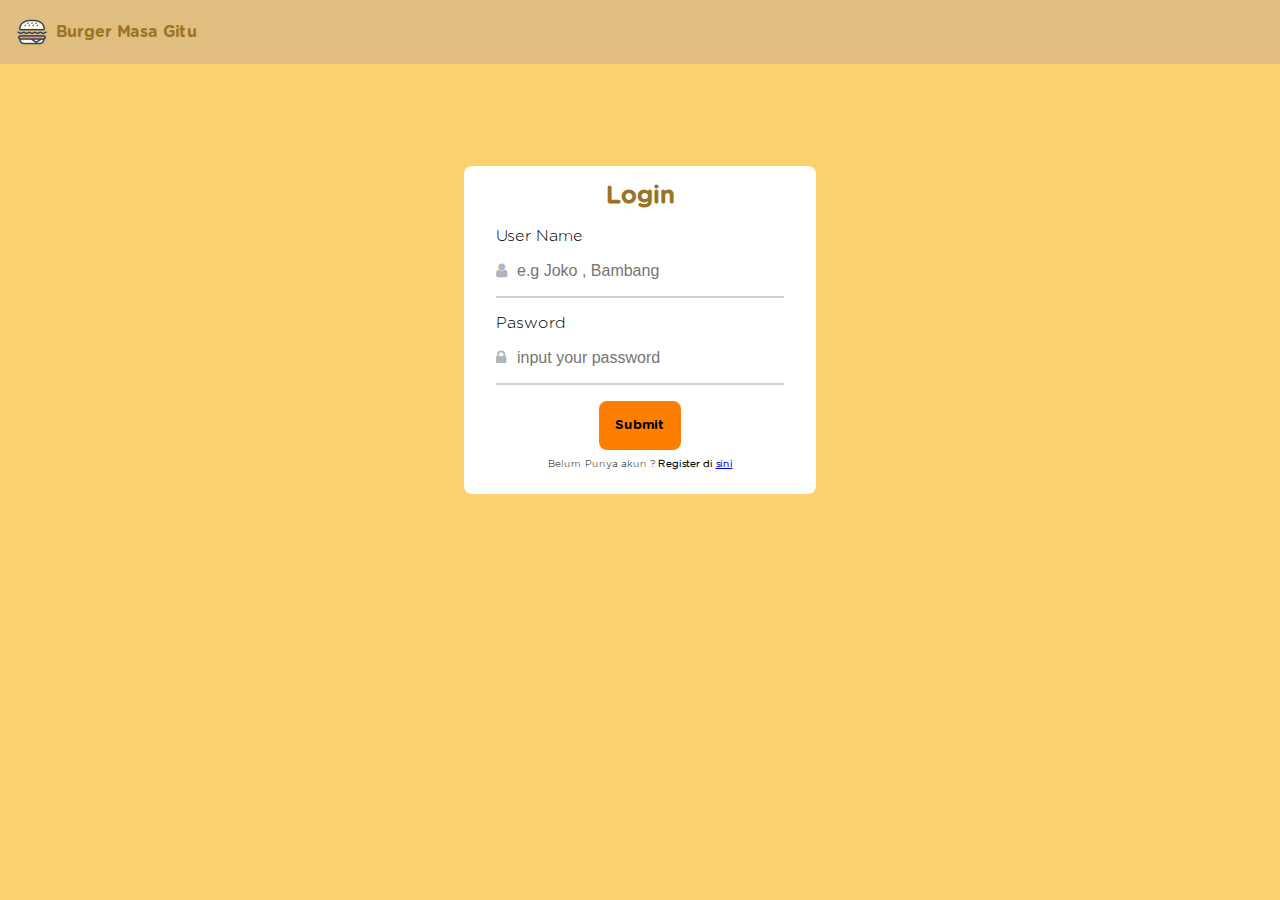
<file: index.html>
<!DOCTYPE html>
<html lang="en" class="animated fadeIn delay-0.5s">

<head>
    <meta charset="UTF-8">
    <meta name="viewport" content="width=device-width, initial-scale=1.0">
    <title>Document</title>
    <link rel="stylesheet" href="css/login.css">
    <link rel="stylesheet" href="css/animate.css">
    <link rel="stylesheet" href="css/font-awesome-4.7.0/css/font-awesome.min.css">
</head>

<body>
    <div class="header">
        <div class="header-wrap">
            <img src="image/burger.png" alt="">
            <p>Burger Masa Gitu</p>
        </div>
    </div>

    <div class="login animated jackInTheBox delay-1s">
        <div class="login-box">
            <div class="login-title">
                <h2>Login </h2>
            </div>
            <div class="login-error" id="error"></div>
            <div class="login-content">
                <div class="login-input">
                    <p>User Name</p>
                    <i class="fa fa-user"></i>
                    <input type="text" placeholder="e.g Joko , Bambang" value="" id="username">
                </div>

                <div class="login-input">
                    <p>Pasword</p>
                    <i class="fa fa-lock"></i>
                    <input type="password" placeholder="input your password" value="" id="password">
                </div>

                <div class="btn" id="btn">
                    <input type="button" value="Submit">
                </div>

                <div class="register">
                    <p>Belum Punya akun ? <b>Register di <a href="/register.html">sini</a></b> </p>
                </div>
            </div>
        </div>
    </div>
</body>
<script src="js/login.js"></script>

</html>
</file>
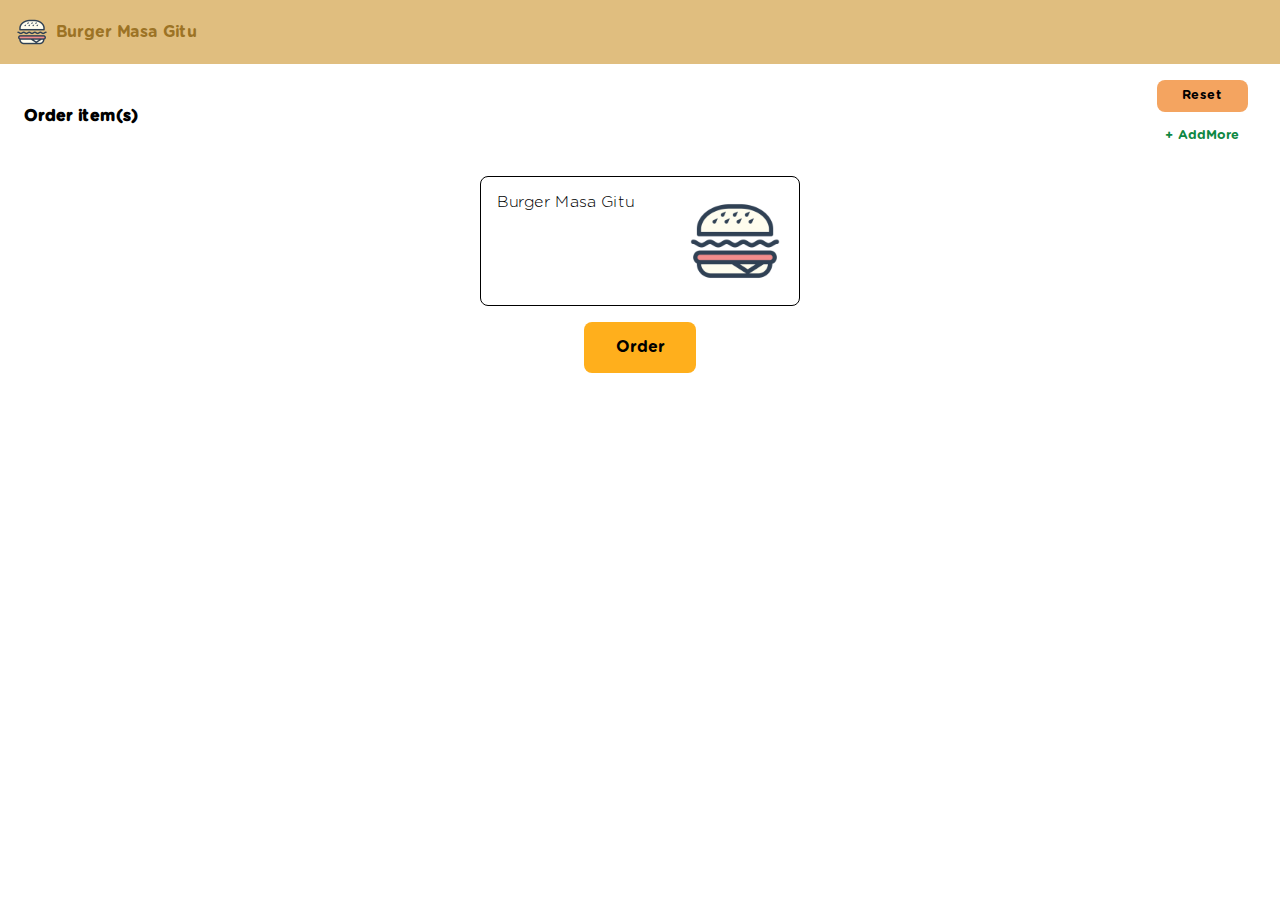
<file: home.html>
<!DOCTYPE html>
<html lang="en" class="animated fadeIn delay-1s">

<head>
    <meta charset="UTF-8">
    <meta name="viewport" content="width=device-width, initial-scale=1.0">
    <title>Document</title>
    <link rel="stylesheet" href="css/style.css">
    <link rel="stylesheet" href="css/animate.css">
</head>

<body>
    <div class="Burger-pop">
        <div class="header">
            <div class="header-wrap">
                <img class="animated wobble delay-2s" src="image/burger.png" alt="">
                <p>Burger Masa Gitu</p>
            </div>
        </div>

        <div class="content" id="content">
            <div class="content-title">
                <h2>Order item(s)</h2>
                <div class="content-title-btn">
                    <div class="content-reset-btn orange" onclick="clearStorage()">
                        <p>Reset</p>
                    </div>
                    <div class="content-reset-btn green" onclick="showPopUp()">
                        <p>+ AddMore</p>
                    </div>
                </div>
            </div>
            <div class="content-wrap" id="content-wrap">
                <div class="content-box">
                    <p>Burger Masa Gitu</p>
                    <img src="image/burger.png" alt="" srcset="">
                </div>
            </div>
        </div>

        <div class="popUp" id="popUp">
            <div class="popUp-content">
                <div class="popUp-title">
                    <h3>ORDER</h3>
                    <button id="popUp-close">&times;</button>
                </div>
                <div class="popUp-menu">
                    <div class="popUp-order">
                        <p>Choose Burger :</p>
                        <select name="PopUp-Order-list" id="PopUp-Order-list">
                            <option value="Burger Salted Egg">Burger Salted Egg</option>
                            <option value="Bacon Burger with sauce cheese">Bacon Burger with sauce cheese</option>
                            <option value="Cheese Burger">Cheese Burger</option>
                        </select>
                    </div>

                    <div class="popUp-menu-order">
                        <img src="image/burger/png/burger-egg.png" alt="" srcset="">
                        <div class="popUp-label">
                            <label for="Cheese-Burger">Burger Salted Egg</label>
                            <h5>Dengan Sayuran Selada, dan Daging Sapi Pilihan</h5>
                            <div class="price">
                                <p>Rp 25.000,-</p>
                                <div class="popUp-menu-btn">
                                    <p>add order +</p>
                                </div>
                            </div>
                        </div>

                    </div>
                    <div class="popUp-menu-order">
                        <img src="image/burger/png/burger1.png" alt="" srcset="">
                        <div class="popUp-label">
                            <label for="Cheese-Burger">Bacon Burger with sauce cheese</label>
                            <h5>Dengan Sayuran Selada, dan Daging Sapi Pilihan</h5>
                            <div class="price">
                                <p>Rp 30.000,-</p>
                                <div class="popUp-menu-btn">
                                    <p>add order +</p>
                                </div>
                            </div>
                        </div>

                    </div>
                    <div class="popUp-menu-order">
                        <img src="image/burger/png/cheese-burger.png" alt="" srcset="">
                        <div class="popUp-label">
                            <label for="Cheese-Burger">Cheese Burger</label>
                            <h5>Dengan Sayuran Selada, dan Daging Sapi Pilihan</h5>
                            <div class="price">
                                <p>Rp 22.000,-</p>
                                <div class="popUp-menu-btn">
                                    <p>add order +</p>
                                </div>
                            </div>
                        </div>

                    </div>
                    <!-- <div class="popUp-menu-order">
                    <img src="image/Drink/cola.png" alt="" srcset="">
                    <div class="popUp-label">
                        <label for="Cheese-Burger">Cola</label> 
                        <p>Rp 8.000,-</p>
                    </div>
                    
                </div>
                <div class="popUp-menu-order">
                    <img src="image/Drink/Lemon.png" alt="" srcset="">
                    <div class="popUp-label">
                        <label for="Cheese-Burger">Lemon Water</label> 
                        <p>Rp 8.000,-</p>
                    </div>
                    
                </div>

                <div class="popUp-menu-order">
                    <img src="image/Drink/Pepsi.png" alt="" srcset="">
                    <div class="popUp-label">
                        <label for="Cheese-Burger">Pepsi</label> 
                        <p>Rp 8.000,-</p>
                    </div>
                    
                </div> -->

                    <div class="Popup-btn" id="Popup-btn" onclick="btnOrder()">
                        <p>Order</p>
                    </div>
                </div>
            </div>
        </div>

        <div class="button" id="btn" onclick="showPopUp()">
            <p>Order</p>
        </div>

        <div id="overlay"></div>

    </div>
</body>
<script src="js/script.js"></script>

</html>
</file>
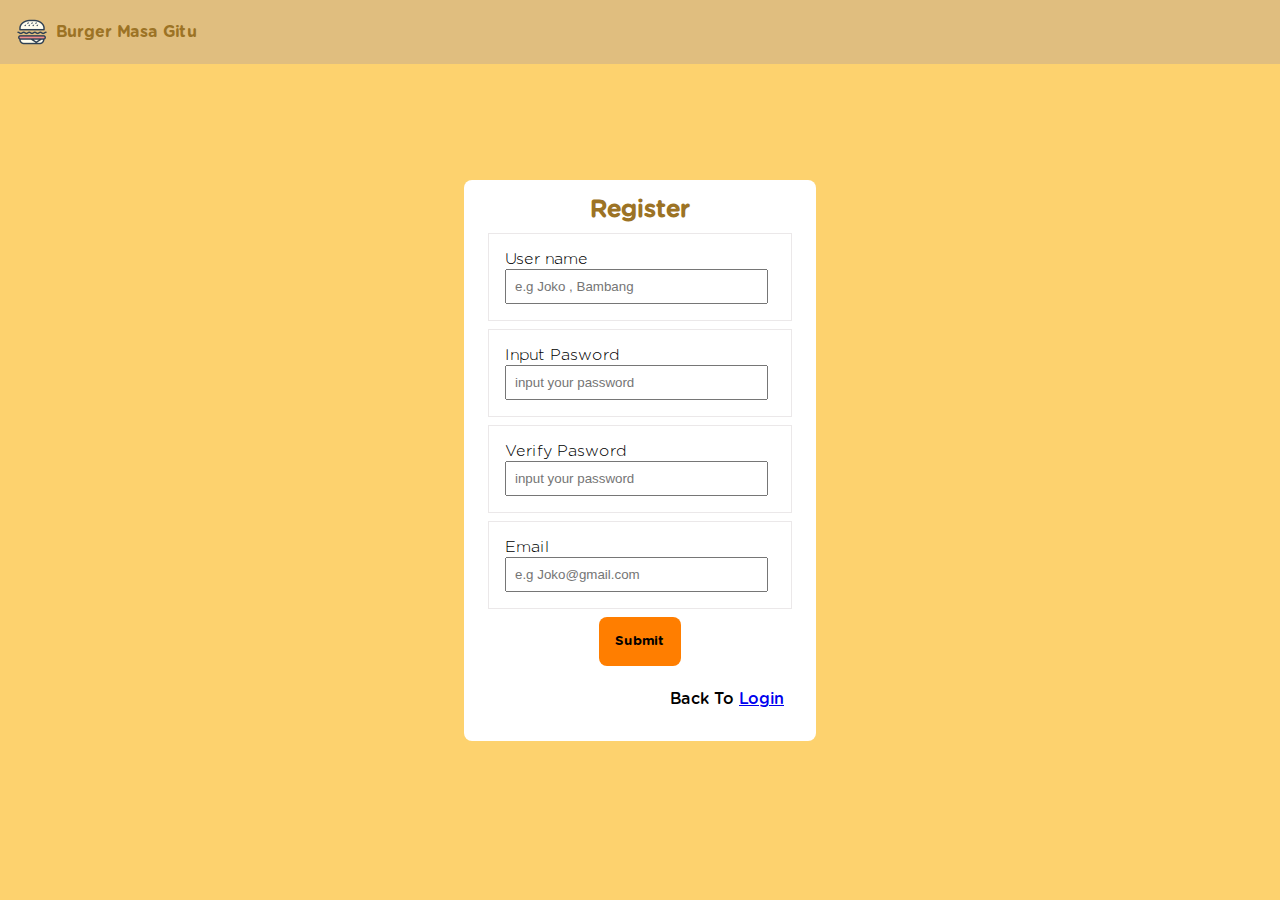
<file: register.html>
<!DOCTYPE html>
<html lang="en" class="animated fadeIn">

<head>
    <meta charset="UTF-8">
    <meta name="viewport" content="width=device-width, initial-scale=1.0">
    <title>Document</title>
    <link rel="stylesheet" href="css/register.css">
    <link rel="stylesheet" href="css/font-awesome-4.7.0/css/font-awesome.min.css">
    <link rel="stylesheet" href="css/animate.css">
</head>

<body>
    <div class="header">
        <div class="header-wrap">
            <img src="image/burger.png" alt="">
            <p>Burger Masa Gitu</p>
        </div>
    </div>

    <div class="Register">
        <div class="Register-box">
            <div class="Register-title">
                <h2>Register </h2>
            </div>
            <div class="Register-content">
                <div class="register-error" id="error"></div>
                <div class="Register-input ">
                    <p>User name</p>
                    <input type="text" placeholder="e.g Joko , Bambang" value="" id="username">
                    <i class="fa fa-check-circle" aria-hidden="true"></i>
                </div>

                <div class="Register-input ">
                    <p>Input Pasword</p>
                    <input type="password" placeholder="input your password" value="" id="password">
                    <i class="fa fa-check-circle" aria-hidden="true"></i>
                </div>

                <div class="Register-input">
                    <p>Verify Pasword</p>
                    <input type="password" placeholder="input your password" value="" id="verifPasword">
                    <i class="fa fa-check-circle" aria-hidden="true"></i>
                </div>

                <div class="Register-input">
                    <p>Email</p>
                    <input type="text" placeholder="e.g Joko@gmail.com" value="" id="email">
                    <i class="fa fa-check-circle" aria-hidden="true"></i>
                </div>

                <div class="btn" id="btn">
                    <input type="button" value="Submit">
                </div>

                <div class="login">
                    <p>Back To <a href="/index.html">Login</a></b> </p>
                </div>
            </div>
        </div>
    </div>


</body>
<script src="js/register.js"></script>

</html>
</file>
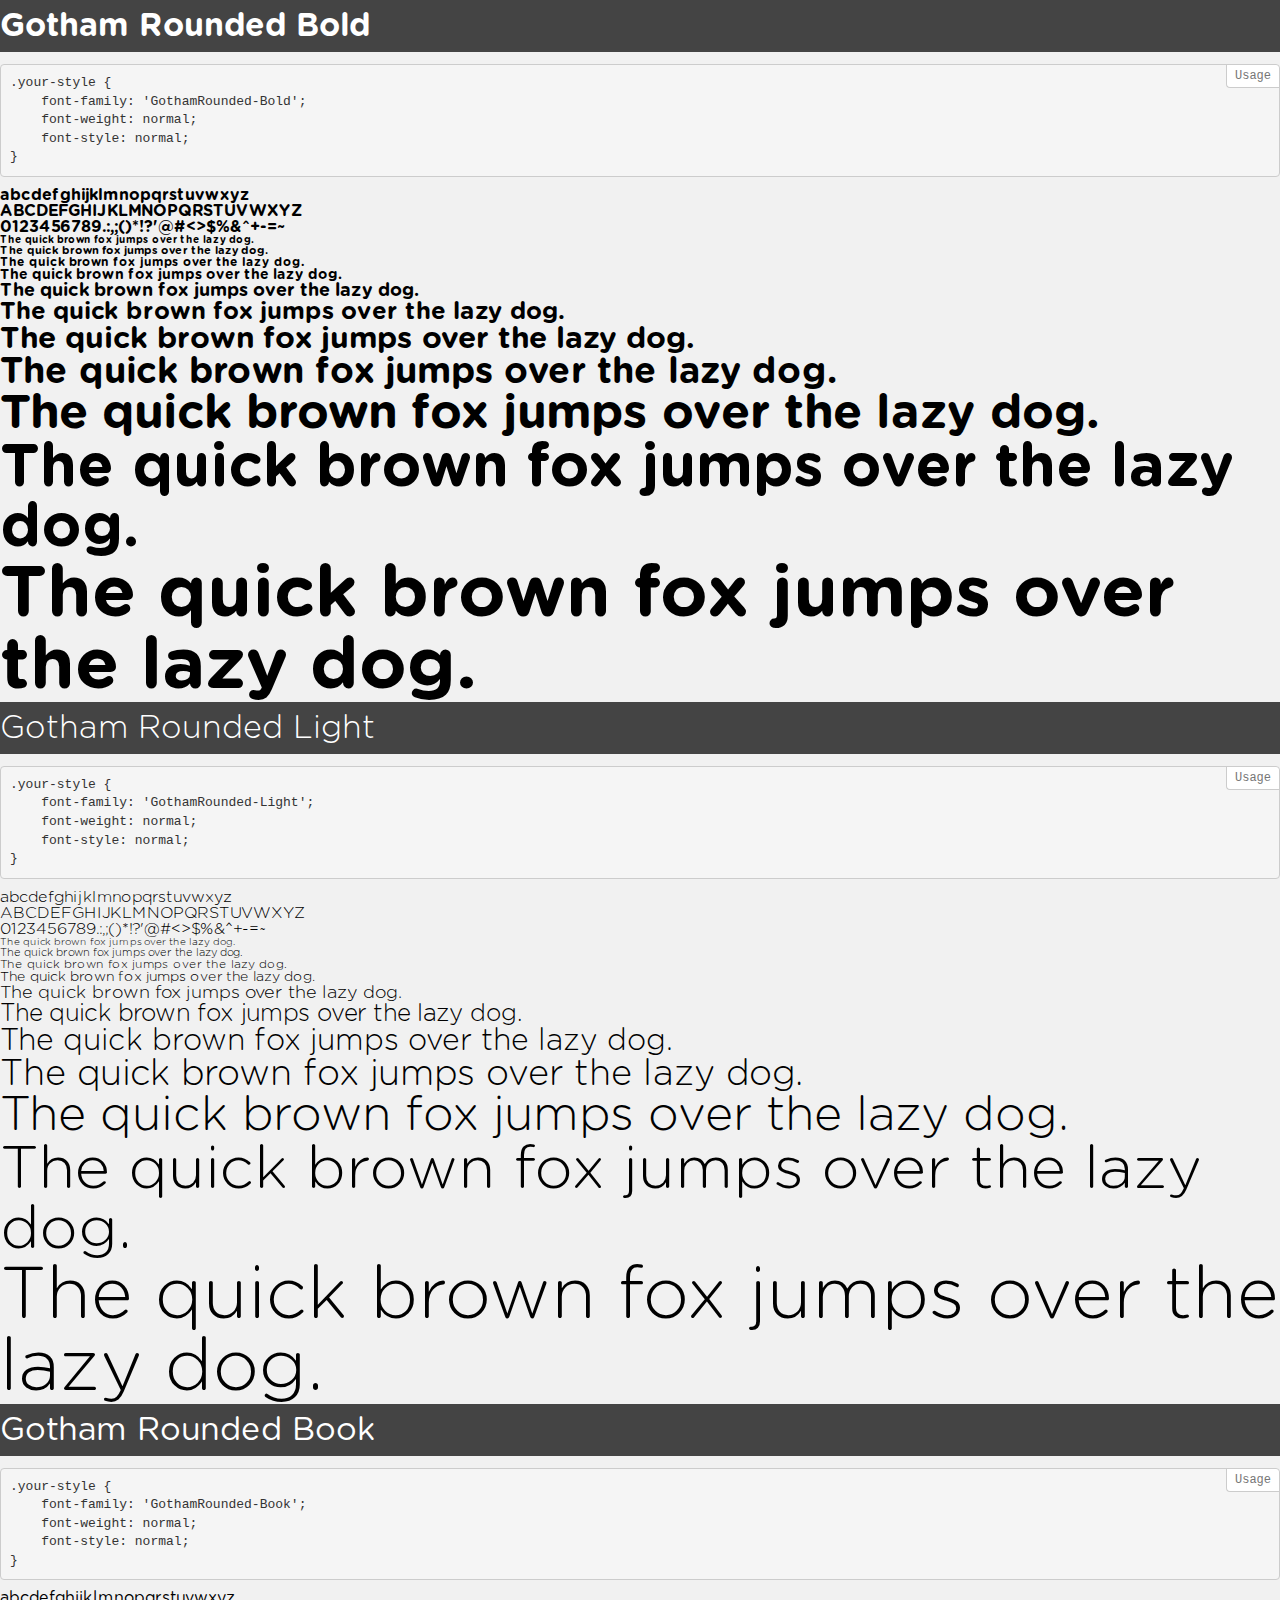
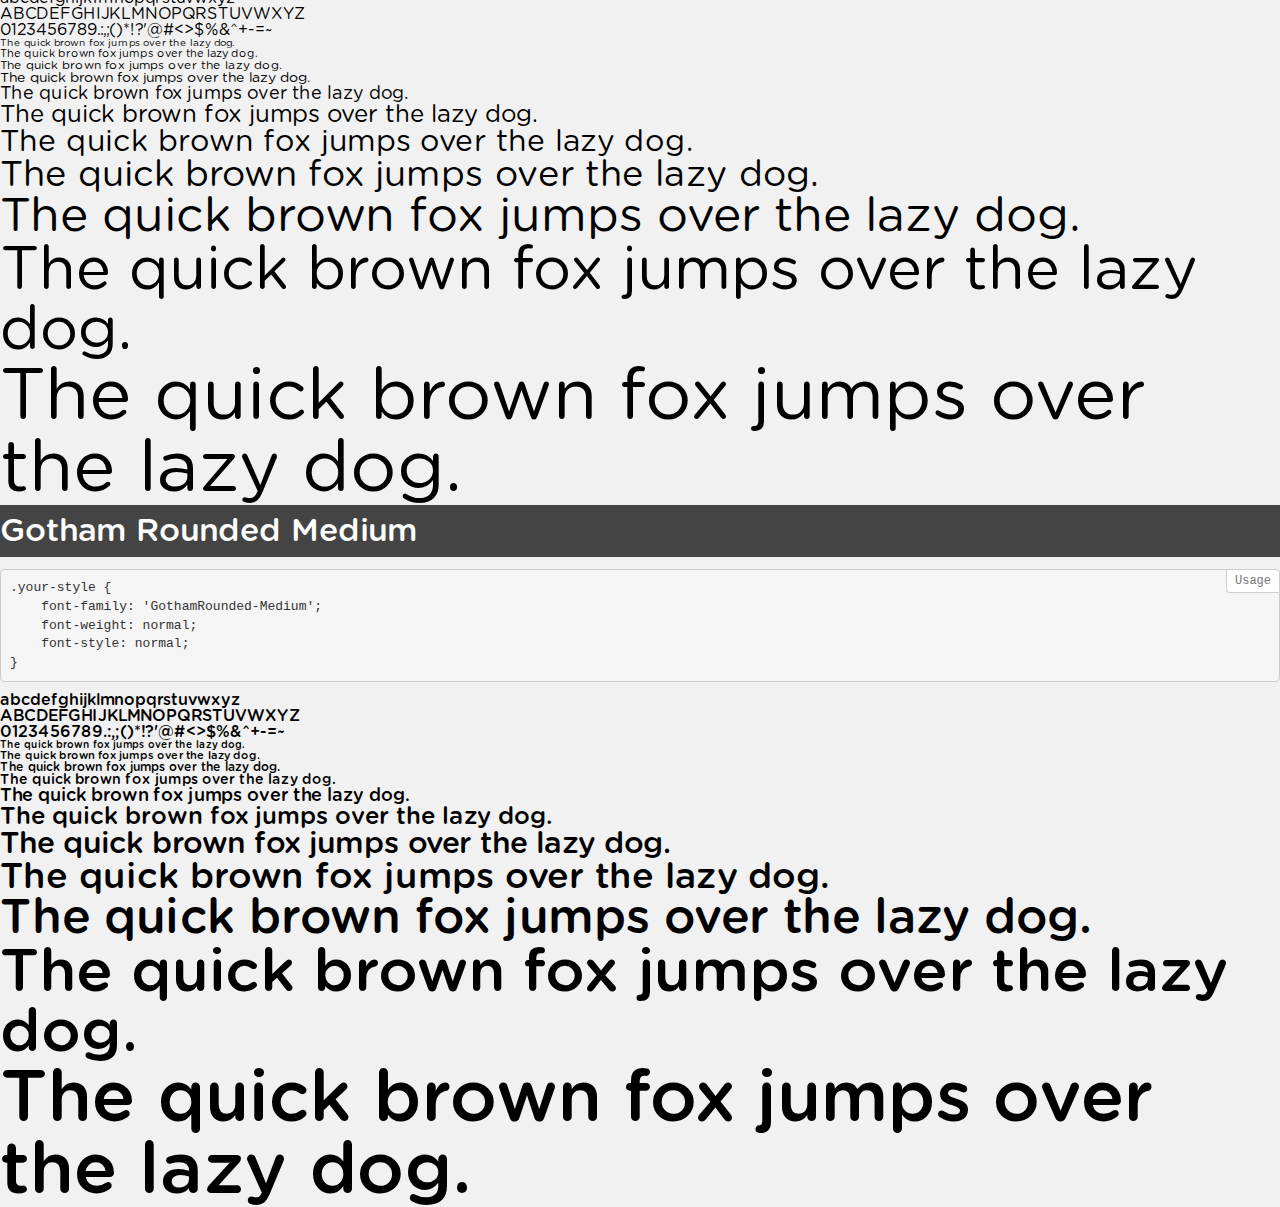
<file: css/fonts/demo.html>
<!DOCTYPE html>
<html>
<head>
    <meta charset="utf-8">
    <meta http-equiv="X-UA-Compatible" content="IE=edge">
    <meta name="viewport" content="width=device-width, initial-scale=1">
    <meta name="robots" content="noindex, noarchive">
    <meta name="format-detection" content="telephone=no">
    <title>Transfonter demo</title>
    <link href="stylesheet.css" rel="stylesheet">
    <style>
        /*
        http://meyerweb.com/eric/tools/css/reset/
        v2.0 | 20110126
        License: none (public domain)
        */
        html, body, div, span, applet, object, iframe,
        h1, h2, h3, h4, h5, h6, p, blockquote, pre,
        a, abbr, acronym, address, big, cite, code,
        del, dfn, em, img, ins, kbd, q, s, samp,
        small, strike, strong, sub, sup, tt, var,
        b, u, i, center,
        dl, dt, dd, ol, ul, li,
        fieldset, form, label, legend,
        table, caption, tbody, tfoot, thead, tr, th, td,
        article, aside, canvas, details, embed,
        figure, figcaption, footer, header, hgroup,
        menu, nav, output, ruby, section, summary,
        time, mark, audio, video {
            margin: 0;
            padding: 0;
            border: 0;
            font-size: 100%;
            font: inherit;
            vertical-align: baseline;
        }
        /* HTML5 display-role reset for older browsers */
        article, aside, details, figcaption, figure,
        footer, header, hgroup, menu, nav, section {
            display: block;
        }
        body {
            line-height: 1;
        }
        ol, ul {
            list-style: none;
        }
        blockquote, q {
            quotes: none;
        }
        blockquote:before, blockquote:after,
        q:before, q:after {
            content: '';
            content: none;
        }
        table {
            border-collapse: collapse;
            border-spacing: 0;
        }
        /* common styles */
        body {
            background: #f1f1f1;
            color: #000;
        }
        .page {
            background: #fff;
            width: 920px;
            margin: 0 auto;
            padding: 20px 20px 0 20px;
            overflow: hidden;
        }
        .font-container {
            overflow-x: auto;
            overflow-y: hidden;
            margin-bottom: 40px;
            line-height: 1.3;
            white-space: nowrap;
            padding-bottom: 5px;
        }
        h1 {
            position: relative;
            background: #444;
            font-size: 32px;
            color: #fff;
            padding: 10px 20px;
            margin: 0 -20px 12px -20px;
        }
        .letters {
            font-size: 25px;
            margin-bottom: 20px;
        }
        .s10:before {
            content: '10px';
        }
        .s11:before {
            content: '11px';
        }
        .s12:before {
            content: '12px';
        }
        .s14:before {
            content: '14px';
        }
        .s18:before {
            content: '18px';
        }
        .s24:before {
            content: '24px';
        }
        .s30:before {
            content: '30px';
        }
        .s36:before {
            content: '36px';
        }
        .s48:before {
            content: '48px';
        }
        .s60:before {
            content: '60px';
        }
        .s72:before {
            content: '72px';
        }
        .s10:before, .s11:before, .s12:before, .s14:before,
        .s18:before, .s24:before, .s30:before, .s36:before,
        .s48:before, .s60:before, .s72:before {
            font-family: Arial, sans-serif;
            font-size: 10px;
            font-weight: normal;
            font-style: normal;
            color: #999;
            padding-right: 6px;
        }
        pre {
            display: block;
            position: relative;
            padding: 9px;
            margin: 0 0 10px;
            font-family: Monaco, Menlo, Consolas, "Courier New", monospace !important;
            font-size: 13px;
            line-height: 1.428571429;
            color: #333;
            font-weight: normal !important;
            font-style: normal !important;
            background-color: #f5f5f5;
            border: 1px solid #ccc;
            overflow-x: auto;
            border-radius: 4px;
        }
        pre:after {
            display: block;
            position: absolute;
            right: 0;
            top: 0;
            content: 'Usage';
            line-height: 1;
            padding: 5px 8px;
            font-size: 12px;
            color: #767676;
            background-color: #fff;
            border: 1px solid #ccc;
            border-right: none;
            border-top: none;
            border-radius: 0 4px 0 4px;
            z-index: 10;
        }
        /* responsive */
        @media (max-width: 959px) {
            .page {
                width: auto;
                margin: 0;
            }
        }
    </style>
</head>
<body>
<div ="page">
    <div ="demo" style="font-family: 'GothamRounded-Bold'; font-weight: normal; font-style: normal;">
        <h1>Gotham Rounded Bold</h1>
        <pre>.your-style {
    font-family: 'GothamRounded-Bold';
    font-weight: normal;
    font-style: normal;
}</pre>
        <div ="font-container">
            <p ="letters">
                abcdefghijklmnopqrstuvwxyz<br>
ABCDEFGHIJKLMNOPQRSTUVWXYZ<br>
                0123456789.:,;()*!?'@#<>$%&^+-=~
            </p>
            <p ="s10" style="font-size: 10px;">The quick brown fox jumps over the lazy dog.</p>
            <p ="s11" style="font-size: 11px;">The quick brown fox jumps over the lazy dog.</p>
            <p ="s12" style="font-size: 12px;">The quick brown fox jumps over the lazy dog.</p>
            <p ="s14" style="font-size: 14px;">The quick brown fox jumps over the lazy dog.</p>
            <p ="s18" style="font-size: 18px;">The quick brown fox jumps over the lazy dog.</p>
            <p ="s24" style="font-size: 24px;">The quick brown fox jumps over the lazy dog.</p>
            <p ="s30" style="font-size: 30px;">The quick brown fox jumps over the lazy dog.</p>
            <p ="s36" style="font-size: 36px;">The quick brown fox jumps over the lazy dog.</p>
            <p ="s48" style="font-size: 48px;">The quick brown fox jumps over the lazy dog.</p>
            <p ="s60" style="font-size: 60px;">The quick brown fox jumps over the lazy dog.</p>
            <p ="s72" style="font-size: 72px;">The quick brown fox jumps over the lazy dog.</p>
        </div>
    </div>
    <div ="demo" style="font-family: 'GothamRounded-Light'; font-weight: normal; font-style: normal;">
        <h1>Gotham Rounded Light</h1>
        <pre>.your-style {
    font-family: 'GothamRounded-Light';
    font-weight: normal;
    font-style: normal;
}</pre>
        <div ="font-container">
            <p ="letters">
                abcdefghijklmnopqrstuvwxyz<br>
ABCDEFGHIJKLMNOPQRSTUVWXYZ<br>
                0123456789.:,;()*!?'@#<>$%&^+-=~
            </p>
            <p ="s10" style="font-size: 10px;">The quick brown fox jumps over the lazy dog.</p>
            <p ="s11" style="font-size: 11px;">The quick brown fox jumps over the lazy dog.</p>
            <p ="s12" style="font-size: 12px;">The quick brown fox jumps over the lazy dog.</p>
            <p ="s14" style="font-size: 14px;">The quick brown fox jumps over the lazy dog.</p>
            <p ="s18" style="font-size: 18px;">The quick brown fox jumps over the lazy dog.</p>
            <p ="s24" style="font-size: 24px;">The quick brown fox jumps over the lazy dog.</p>
            <p ="s30" style="font-size: 30px;">The quick brown fox jumps over the lazy dog.</p>
            <p ="s36" style="font-size: 36px;">The quick brown fox jumps over the lazy dog.</p>
            <p ="s48" style="font-size: 48px;">The quick brown fox jumps over the lazy dog.</p>
            <p ="s60" style="font-size: 60px;">The quick brown fox jumps over the lazy dog.</p>
            <p ="s72" style="font-size: 72px;">The quick brown fox jumps over the lazy dog.</p>
        </div>
    </div>
    <div ="demo" style="font-family: 'GothamRounded-Book'; font-weight: normal; font-style: normal;">
        <h1>Gotham Rounded Book</h1>
        <pre>.your-style {
    font-family: 'GothamRounded-Book';
    font-weight: normal;
    font-style: normal;
}</pre>
        <div ="font-container">
            <p ="letters">
                abcdefghijklmnopqrstuvwxyz<br>
ABCDEFGHIJKLMNOPQRSTUVWXYZ<br>
                0123456789.:,;()*!?'@#<>$%&^+-=~
            </p>
            <p ="s10" style="font-size: 10px;">The quick brown fox jumps over the lazy dog.</p>
            <p ="s11" style="font-size: 11px;">The quick brown fox jumps over the lazy dog.</p>
            <p ="s12" style="font-size: 12px;">The quick brown fox jumps over the lazy dog.</p>
            <p ="s14" style="font-size: 14px;">The quick brown fox jumps over the lazy dog.</p>
            <p ="s18" style="font-size: 18px;">The quick brown fox jumps over the lazy dog.</p>
            <p ="s24" style="font-size: 24px;">The quick brown fox jumps over the lazy dog.</p>
            <p ="s30" style="font-size: 30px;">The quick brown fox jumps over the lazy dog.</p>
            <p ="s36" style="font-size: 36px;">The quick brown fox jumps over the lazy dog.</p>
            <p ="s48" style="font-size: 48px;">The quick brown fox jumps over the lazy dog.</p>
            <p ="s60" style="font-size: 60px;">The quick brown fox jumps over the lazy dog.</p>
            <p ="s72" style="font-size: 72px;">The quick brown fox jumps over the lazy dog.</p>
        </div>
    </div>
    <div ="demo" style="font-family: 'GothamRounded-Medium'; font-weight: normal; font-style: normal;">
        <h1>Gotham Rounded Medium</h1>
        <pre>.your-style {
    font-family: 'GothamRounded-Medium';
    font-weight: normal;
    font-style: normal;
}</pre>
        <div ="font-container">
            <p ="letters">
                abcdefghijklmnopqrstuvwxyz<br>
ABCDEFGHIJKLMNOPQRSTUVWXYZ<br>
                0123456789.:,;()*!?'@#<>$%&^+-=~
            </p>
            <p ="s10" style="font-size: 10px;">The quick brown fox jumps over the lazy dog.</p>
            <p ="s11" style="font-size: 11px;">The quick brown fox jumps over the lazy dog.</p>
            <p ="s12" style="font-size: 12px;">The quick brown fox jumps over the lazy dog.</p>
            <p ="s14" style="font-size: 14px;">The quick brown fox jumps over the lazy dog.</p>
            <p ="s18" style="font-size: 18px;">The quick brown fox jumps over the lazy dog.</p>
            <p ="s24" style="font-size: 24px;">The quick brown fox jumps over the lazy dog.</p>
            <p ="s30" style="font-size: 30px;">The quick brown fox jumps over the lazy dog.</p>
            <p ="s36" style="font-size: 36px;">The quick brown fox jumps over the lazy dog.</p>
            <p ="s48" style="font-size: 48px;">The quick brown fox jumps over the lazy dog.</p>
            <p ="s60" style="font-size: 60px;">The quick brown fox jumps over the lazy dog.</p>
            <p ="s72" style="font-size: 72px;">The quick brown fox jumps over the lazy dog.</p>
        </div>
    </div>
</div>
</body>
</html>
</file>
<file: css/login.css>
@font-face {
  font-family: "GothamRounded-Bold";
  src: url("fonts/GothamRounded-Bold.eot");
  src: url("fonts/GothamRounded-Bold.eot?#iefix") format("embedded-opentype"), url("fonts/GothamRounded-Bold.woff2") format("woff2"), url("fonts/GothamRounded-Bold.woff") format("woff");
  font-weight: normal;
  font-style: normal;
}
@font-face {
  font-family: "GothamRounded-Light";
  src: url("fonts/GothamRounded-Light.eot");
  src: url("fonts/GothamRounded-Light.eot?#iefix") format("embedded-opentype"), url("fonts/GothamRounded-Light.woff2") format("woff2"), url("fonts/GothamRounded-Light.woff") format("woff");
  font-weight: normal;
  font-style: normal;
}
@font-face {
  font-family: "GothamRounded-Book";
  src: url("fonts/GothamRounded-Book.eot");
  src: url("fonts/GothamRounded-Book.eot?#iefix") format("embedded-opentype"), url("fonts/GothamRounded-Book.woff2") format("woff2"), url("fonts/GothamRounded-Book.woff") format("woff");
  font-weight: normal;
  font-style: normal;
}
@font-face {
  font-family: "GothamRounded-Medium";
  src: url("fonts/GothamRounded-Medium.eot");
  src: url("fonts/GothamRounded-Medium.eot?#iefix") format("embedded-opentype"), url("fonts/GothamRounded-Medium.woff2") format("woff2"), url("fonts/GothamRounded-Medium.woff") format("woff");
  font-weight: normal;
  font-style: normal;
}
* {
  padding: 0;
  margin: 0;
}

body {
  background-color: rgba(253, 207, 100, 0.933);
}

.header {
  background-color: #e0be7f;
  height: 50%;
  font-family: "GothamRounded-Bold";
}
.header .header-wrap {
  padding: 1rem;
  display: flex;
}
.header .header-wrap img {
  width: 2rem;
  height: 2rem;
}
.header .header-wrap p {
  display: flex;
  justify-content: center;
  align-items: center;
  padding-left: 0.5rem;
  color: #9c7325;
}

.login {
  position: relative;
  font-family: GothamRounded-Medium;
}
@media screen and (max-width: 411px) {
  .login .login-box {
    top: 40% !important;
    width: 15rem !important;
  }
}
.login .login-box {
  position: absolute;
  left: 50%;
  margin-top: 8%;
  transform: translateX(-50%);
  background-color: white;
  padding: 1rem;
  border-radius: 0.5rem;
  width: 20rem;
}
.login .login-box .login-title {
  text-align: center;
  color: #9c7325;
}
.login .login-box .login-error {
  background-color: #ff6262bb;
  font-size: 10px;
  margin-bottom: 0.5rem;
  text-align: center;
  transition: all 0.5s ease;
}
.login .login-box .login-content .login-input {
  font-family: GothamRounded-Light;
  font-size: 1rem;
  border-bottom: 2px solid #d1d0d1;
  margin: 1rem;
}
.login .login-box .login-content .login-input i {
  width: 1rem;
  color: #adb5bd;
}
.login .login-box .login-content .login-input input {
  font-size: 1rem;
  padding: 1rem 0rem;
  border: none;
  outline: none;
}
.login .login-box .login-content .btn {
  display: flex;
  justify-content: center;
}
.login .login-box .login-content .btn input {
  font-family: GothamRounded-Bold;
  color: black;
  background-color: #ff7e00;
  border-radius: 0.5rem;
  padding: 1rem;
  outline: none;
  border: none;
}
.login .login-box .login-content .register {
  font-family: GothamRounded-Light;
  display: flex;
  justify-content: center;
  margin: 0.5rem;
}
.login .login-box .login-content .register p {
  font-size: 10px;
}

/*# sourceMappingURL=login.css.map */
</file>
<file: css/style.css>
@font-face {
  font-family: "GothamRounded-Bold";
  src: url("fonts/GothamRounded-Bold.eot");
  src: url("fonts/GothamRounded-Bold.eot?#iefix") format("embedded-opentype"), url("fonts/GothamRounded-Bold.woff2") format("woff2"), url("fonts/GothamRounded-Bold.woff") format("woff");
  font-weight: normal;
  font-style: normal;
}
@font-face {
  font-family: "GothamRounded-Light";
  src: url("fonts/GothamRounded-Light.eot");
  src: url("fonts/GothamRounded-Light.eot?#iefix") format("embedded-opentype"), url("fonts/GothamRounded-Light.woff2") format("woff2"), url("fonts/GothamRounded-Light.woff") format("woff");
  font-weight: normal;
  font-style: normal;
}
@font-face {
  font-family: "GothamRounded-Book";
  src: url("fonts/GothamRounded-Book.eot");
  src: url("fonts/GothamRounded-Book.eot?#iefix") format("embedded-opentype"), url("fonts/GothamRounded-Book.woff2") format("woff2"), url("fonts/GothamRounded-Book.woff") format("woff");
  font-weight: normal;
  font-style: normal;
}
@font-face {
  font-family: "GothamRounded-Medium";
  src: url("fonts/GothamRounded-Medium.eot");
  src: url("fonts/GothamRounded-Medium.eot?#iefix") format("embedded-opentype"), url("fonts/GothamRounded-Medium.woff2") format("woff2"), url("fonts/GothamRounded-Medium.woff") format("woff");
  font-weight: normal;
  font-style: normal;
}
* {
  padding: 0;
  margin: 0;
}

.green {
  color: #0e8843 !important;
}

.orange {
  background-color: sandybrown;
}

.Burger-pop .header {
  background-color: #e0be7f;
  height: 50%;
  font-family: "GothamRounded-Bold";
}
.Burger-pop .header .header-wrap {
  padding: 1rem;
  display: flex;
}
.Burger-pop .header .header-wrap img {
  width: 2rem;
  height: 2rem;
}
.Burger-pop .header .header-wrap p {
  display: flex;
  justify-content: center;
  align-items: center;
  padding-left: 0.5rem;
  color: #9c7325;
}
.Burger-pop .content .content-title {
  display: flex;
  justify-content: space-between;
  align-items: center;
  padding: 0.5rem 1.5rem;
}
.Burger-pop .content .content-title h2 {
  font-family: GothamRounded-Bold;
  font-size: 1rem;
}
.Burger-pop .content .content-title .content-title-btn .content-reset-btn {
  font-family: GothamRounded-Bold;
  font-size: 0.8rem;
  text-align: center;
  border-radius: 0.5rem;
  padding: 0.5rem;
  cursor: pointer;
  margin: 0.5rem;
}
.Burger-pop .content .content-wrap {
  position: relative;
  width: 20rem;
  left: 50%;
  transform: translateX(-50%);
  display: block;
  padding: 0.5rem;
}
.Burger-pop .content .content-wrap .content-box {
  display: flex;
  justify-content: space-between;
  font-family: GothamRounded-Light;
  border-radius: 0.5rem;
  padding: 1rem;
  border: 1px solid;
  margin-bottom: 0.5rem;
}
.Burger-pop .content .content-wrap .content-box img {
  width: 6rem;
  height: 6rem;
}
.Burger-pop .popUp {
  display: none;
  position: fixed;
  left: 50%;
  transform: translateX(-50%);
  padding: 1rem;
  font-family: GothamRounded-Medium;
  font-size: 12px;
  z-index: 10;
}
.Burger-pop .popUp .popUp-content {
  width: 20rem;
  background-color: #e0be7f;
  box-shadow: 0px 0px 20px 2px;
  border-radius: 0.5rem;
  padding: 0.5rem;
}
.Burger-pop .popUp .popUp-content .popUp-title {
  display: flex;
  justify-content: space-between;
  align-items: center;
  border-bottom: solid 2px;
}
.Burger-pop .popUp .popUp-content .popUp-title h3 {
  font-family: GothamRounded-Bold;
  font-size: 2rem;
}
.Burger-pop .popUp .popUp-content .popUp-title button {
  border: none;
  outline: none;
  cursor: pointer;
  background: none;
  font-size: 2rem;
  font-weight: bold;
}
.Burger-pop .popUp .popUp-content .popUp-menu {
  padding: 1rem 0.5rem;
}
.Burger-pop .popUp .popUp-content .popUp-menu .popUp-order p {
  font-family: GothamRounded-Bold;
  font-size: 1rem;
  margin-bottom: 0.5rem;
}
.Burger-pop .popUp .popUp-content .popUp-menu .popUp-order select {
  font-family: GothamRounded-Book;
}
.Burger-pop .popUp .popUp-content .popUp-menu .popUp-order option {
  font-family: GothamRounded-Book;
}
.Burger-pop .popUp .popUp-content .popUp-menu .popUp-menu-order {
  display: flex;
  align-items: center;
  margin: 1rem 0rem;
}
.Burger-pop .popUp .popUp-content .popUp-menu .popUp-menu-order img {
  width: 5rem;
}
.Burger-pop .popUp .popUp-content .popUp-menu .popUp-menu-order .popUp-label {
  padding-left: 1rem;
  width: 100%;
}
.Burger-pop .popUp .popUp-content .popUp-menu .popUp-menu-order .popUp-label label {
  font-family: GothamRounded-Bold;
  font-size: 1rem;
}
.Burger-pop .popUp .popUp-content .popUp-menu .popUp-menu-order .popUp-label h5 {
  font-family: GothamRounded-Light;
}
.Burger-pop .popUp .popUp-content .popUp-menu .popUp-menu-order .popUp-label .price {
  display: flex;
  justify-content: space-between;
}
.Burger-pop .popUp .popUp-content .popUp-menu .popUp-menu-order .popUp-label .price p {
  font-family: GothamRounded-medium;
  padding: 0.1rem;
}
.Burger-pop .popUp .popUp-content .popUp-menu .popUp-menu-order .popUp-label .price .popUp-menu-btn {
  text-align: center;
  padding: 0.2rem;
  border-radius: 0.2rem;
  background-color: #19610a;
  color: white;
  font-size: 0.5rem;
  margin-left: 0.5rem;
  font-family: GothamRounded-Bold;
  cursor: pointer;
}
.Burger-pop .popUp .popUp-content .popUp-menu .Popup-btn {
  text-align: center;
  padding: 1rem;
  border-radius: 0.5rem;
  border: 1px solid;
  margin-left: 70%;
  background-color: #ffaf1c;
  font-family: GothamRounded-Bold;
  cursor: pointer;
}
.Burger-pop .button {
  display: block;
  padding: 1rem;
  border-radius: 0.5rem;
  position: relative;
  margin-bottom: 1rem;
  width: 5rem;
  text-align: center;
  left: 50%;
  bottom: 0;
  font-family: GothamRounded-Bold;
  transform: translateX(-50%);
  background-color: #ffaf1c;
  cursor: pointer;
}
.Burger-pop #overlay {
  position: fixed;
  top: 0;
  left: 0;
  right: 0;
  bottom: 0;
  background-color: rgba(0, 0, 0, 0.5);
  pointer-events: none;
  opacity: 0;
}
.Burger-pop #overlay.active {
  transition: all 0.5s ease-in;
  pointer-events: all;
  opacity: 1;
}

/*# sourceMappingURL=style.css.map */
</file>
<file: css/register.css>
@font-face {
  font-family: "GothamRounded-Bold";
  src: url("fonts/GothamRounded-Bold.eot");
  src: url("fonts/GothamRounded-Bold.eot?#iefix") format("embedded-opentype"), url("fonts/GothamRounded-Bold.woff2") format("woff2"), url("fonts/GothamRounded-Bold.woff") format("woff");
  font-weight: normal;
  font-style: normal;
}
@font-face {
  font-family: "GothamRounded-Light";
  src: url("fonts/GothamRounded-Light.eot");
  src: url("fonts/GothamRounded-Light.eot?#iefix") format("embedded-opentype"), url("fonts/GothamRounded-Light.woff2") format("woff2"), url("fonts/GothamRounded-Light.woff") format("woff");
  font-weight: normal;
  font-style: normal;
}
@font-face {
  font-family: "GothamRounded-Book";
  src: url("fonts/GothamRounded-Book.eot");
  src: url("fonts/GothamRounded-Book.eot?#iefix") format("embedded-opentype"), url("fonts/GothamRounded-Book.woff2") format("woff2"), url("fonts/GothamRounded-Book.woff") format("woff");
  font-weight: normal;
  font-style: normal;
}
@font-face {
  font-family: "GothamRounded-Medium";
  src: url("fonts/GothamRounded-Medium.eot");
  src: url("fonts/GothamRounded-Medium.eot?#iefix") format("embedded-opentype"), url("fonts/GothamRounded-Medium.woff2") format("woff2"), url("fonts/GothamRounded-Medium.woff") format("woff");
  font-weight: normal;
  font-style: normal;
}
* {
  padding: 0;
  margin: 0;
}

body {
  background-color: rgba(253, 207, 100, 0.933);
}

.success {
  position: relative;
}
.success input {
  border: 2px solid #97f19c;
  transition: all 0.5s ease;
}
.success i {
  visibility: visible !important;
  color: #27f743;
  transition: all 1s ease-out;
  right: 25px;
  bottom: 25px;
}

.error {
  background-color: #fd5656da;
  transition: all 0.5s ease-in;
  padding: 1rem;
}

.header {
  background-color: #e0be7f;
  height: 50%;
  font-family: "GothamRounded-Bold";
}
.header .header-wrap {
  padding: 1rem;
  display: flex;
}
.header .header-wrap img {
  width: 2rem;
  height: 2rem;
}
.header .header-wrap p {
  display: flex;
  justify-content: center;
  align-items: center;
  padding-left: 0.5rem;
  color: #9c7325;
}

.Register {
  display: flex;
  font-family: GothamRounded-Medium;
  margin: 1rem;
}
@media only screen and (max-width: 411px) {
  .Register .Register-box {
    top: 10% !important;
    bottom: 30%;
    overflow-x: scroll;
  }
}
.Register .Register-box {
  position: absolute;
  left: 50%;
  top: 20%;
  transform: translateX(-50%);
  background-color: white;
  padding: 1rem;
  border-radius: 0.5rem;
  width: 20rem;
  margin-bottom: 1rem;
}
.Register .Register-box .Register-title {
  text-align: center;
  color: #9c7325;
}
.Register .Register-box .Register-content .register-error {
  margin-bottom: 0.5rem;
  font-size: 10px;
  text-align: center;
}
.Register .Register-box .Register-content .register-error:active {
  transition: all 0.5s ease;
  padding: 1rem;
}
.Register .Register-box .Register-content .Register-input {
  font-family: GothamRounded-Light;
  font-size: 1rem;
  border: 1px solid #ebe8e9;
  padding: 1rem;
  margin: 0.5rem;
}
.Register .Register-box .Register-content .Register-input input {
  padding: 0.5rem;
  width: 90%;
}
.Register .Register-box .Register-content .Register-input i {
  position: absolute;
  margin-right: 0.5rem;
  visibility: hidden;
}
.Register .Register-box .Register-content .btn {
  display: flex;
  justify-content: center;
  margin-bottom: 0.5rem;
}
.Register .Register-box .Register-content .btn input {
  font-family: GothamRounded-Bold;
  color: black;
  background-color: #ff7e00;
  border-radius: 0.5rem;
  padding: 1rem;
  outline: none;
  border: none;
}
.Register .Register-box .Register-content .register {
  font-family: GothamRounded-Light;
  display: flex;
  justify-content: center;
  margin: 0.5rem;
}
.Register .Register-box .Register-content .register p {
  font-size: 10px;
}
.Register .Register-box .Register-content .login {
  text-align: right;
}
.Register .Register-box .Register-content .login p {
  padding: 1rem;
}

/*# sourceMappingURL=register.css.map */
</file>
<file: css/fonts/stylesheet.css>
@font-face {
    font-family: 'GothamRounded-Bold';
    src: url('GothamRounded-Bold.eot');
    src: url('GothamRounded-Bold.eot?#iefix') format('embedded-opentype'),
        url('GothamRounded-Bold.woff2') format('woff2'),
        url('GothamRounded-Bold.woff') format('woff');
    font-weight: normal;
    font-style: normal;
}

@font-face {
    font-family: 'GothamRounded-Light';
    src: url('GothamRounded-Light.eot');
    src: url('GothamRounded-Light.eot?#iefix') format('embedded-opentype'),
        url('GothamRounded-Light.woff2') format('woff2'),
        url('GothamRounded-Light.woff') format('woff');
    font-weight: normal;
    font-style: normal;
}

@font-face {
    font-family: 'GothamRounded-Book';
    src: url('GothamRounded-Book.eot');
    src: url('GothamRounded-Book.eot?#iefix') format('embedded-opentype'),
        url('GothamRounded-Book.woff2') format('woff2'),
        url('GothamRounded-Book.woff') format('woff');
    font-weight: normal;
    font-style: normal;
}

@font-face {
    font-family: 'GothamRounded-Medium';
    src: url('GothamRounded-Medium.eot');
    src: url('GothamRounded-Medium.eot?#iefix') format('embedded-opentype'),
        url('GothamRounded-Medium.woff2') format('woff2'),
        url('GothamRounded-Medium.woff') format('woff');
    font-weight: normal;
    font-style: normal;
}
</file>
